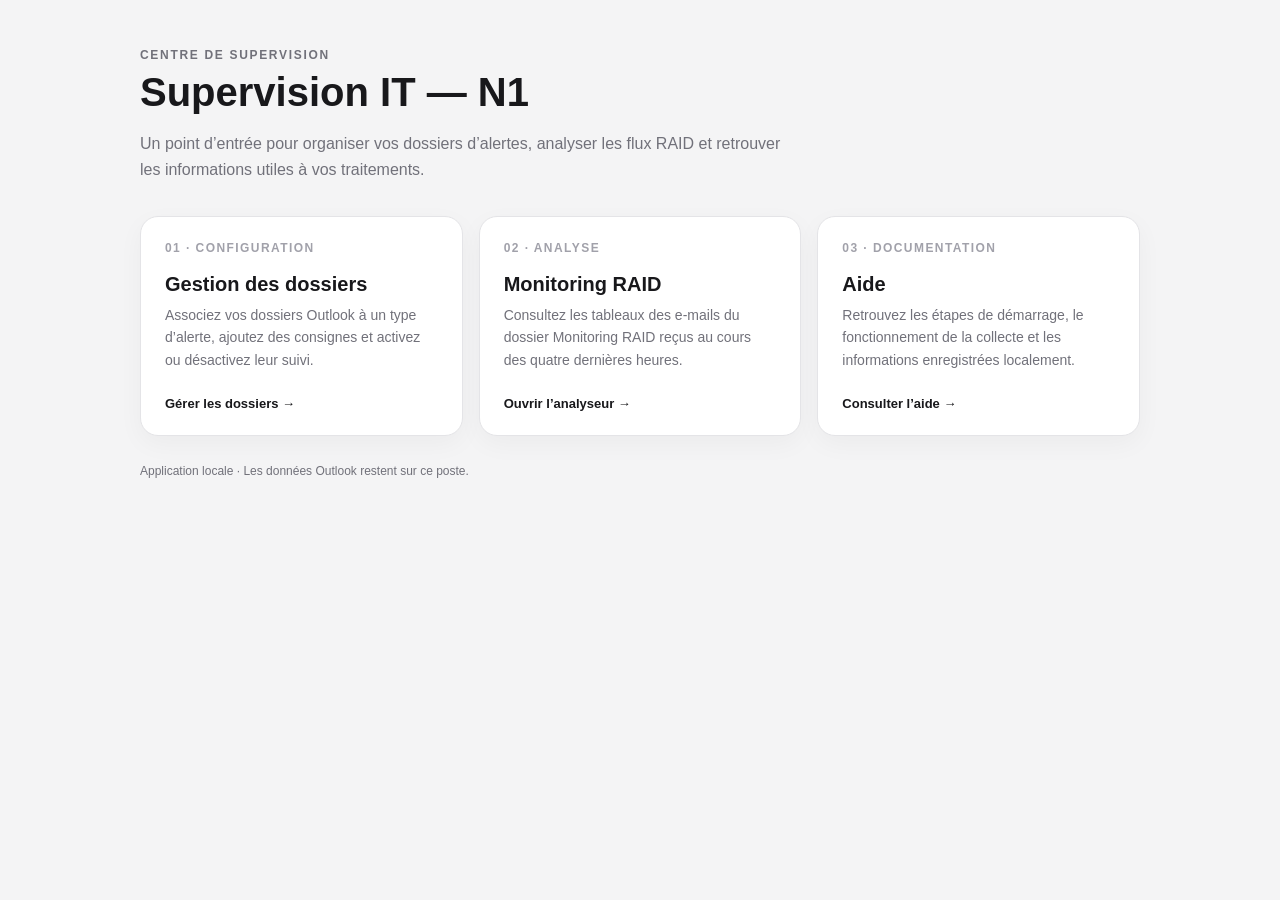
<file: index.html>
<!DOCTYPE html>
<html lang="fr">
<head>
  <meta charset="UTF-8">
  <meta name="viewport" content="width=device-width, initial-scale=1.0">
  <title>Supervision IT — Accueil</title>
  <style>
    :root {
      color-scheme: light;
      font-family: "Segoe UI", Arial, sans-serif;
      color: #18181b;
      background: #f4f4f5;
    }

    * { box-sizing: border-box; }
    body { margin: 0; min-height: 100vh; padding: 48px 20px; }
    main { width: min(100%, 1000px); margin: 0 auto; }
    .eyebrow { margin: 0 0 8px; color: #71717a; font-size: 12px; font-weight: 700; letter-spacing: .14em; text-transform: uppercase; }
    h1 { margin: 0; font-size: clamp(28px, 5vw, 40px); }
    header p:last-child { max-width: 650px; color: #71717a; line-height: 1.65; }
    .tools { display: grid; grid-template-columns: repeat(auto-fit, minmax(250px, 1fr)); gap: 16px; margin-top: 32px; }
    .tool {
      display: flex;
      min-height: 220px;
      flex-direction: column;
      padding: 24px;
      border: 1px solid #e4e4e7;
      border-radius: 18px;
      background: #fff;
      box-shadow: 0 8px 26px rgb(24 24 27 / 4%);
      color: inherit;
      text-decoration: none;
      transition: transform .15s ease, box-shadow .15s ease;
    }
    .tool:hover { transform: translateY(-2px); box-shadow: 0 14px 32px rgb(24 24 27 / 9%); }
    .tool:focus-visible { outline: 3px solid #71717a; outline-offset: 3px; }
    .tool-number { color: #a1a1aa; font-size: 12px; font-weight: 700; letter-spacing: .12em; }
    h2 { margin: 18px 0 8px; font-size: 20px; }
    .tool p { margin: 0; color: #71717a; font-size: 14px; line-height: 1.6; }
    .tool-action { margin-top: auto; padding-top: 24px; font-size: 13px; font-weight: 700; }
    footer { margin-top: 28px; color: #71717a; font-size: 12px; }
    @media (max-width: 560px) { body { padding: 32px 16px; } .tool { min-height: 190px; } }
  </style>
</head>
<body>
  <main>
    <header>
      <p class="eyebrow">Centre de supervision</p>
      <h1>Supervision IT — N1</h1>
      <p>Un point d’entrée pour organiser vos dossiers d’alertes, analyser les flux RAID et retrouver les informations utiles à vos traitements.</p>
    </header>

    <nav class="tools" aria-label="Outils de supervision">
      <a class="tool" href="/folders.html">
        <span class="tool-number">01 · CONFIGURATION</span>
        <h2>Gestion des dossiers</h2>
        <p>Associez vos dossiers Outlook à un type d’alerte, ajoutez des consignes et activez ou désactivez leur suivi.</p>
        <span class="tool-action">Gérer les dossiers →</span>
      </a>
      <a class="tool" href="/dashboard.html">
        <span class="tool-number">02 · ANALYSE</span>
        <h2>Monitoring RAID</h2>
        <p>Consultez les tableaux des e-mails du dossier Monitoring RAID reçus au cours des quatre dernières heures.</p>
        <span class="tool-action">Ouvrir l’analyseur →</span>
      </a>
      <a class="tool" href="/help.html">
        <span class="tool-number">03 · DOCUMENTATION</span>
        <h2>Aide</h2>
        <p>Retrouvez les étapes de démarrage, le fonctionnement de la collecte et les informations enregistrées localement.</p>
        <span class="tool-action">Consulter l’aide →</span>
      </a>
    </nav>
    <footer>Application locale · Les données Outlook restent sur ce poste.</footer>
  </main>
</body>
</html>
</file>
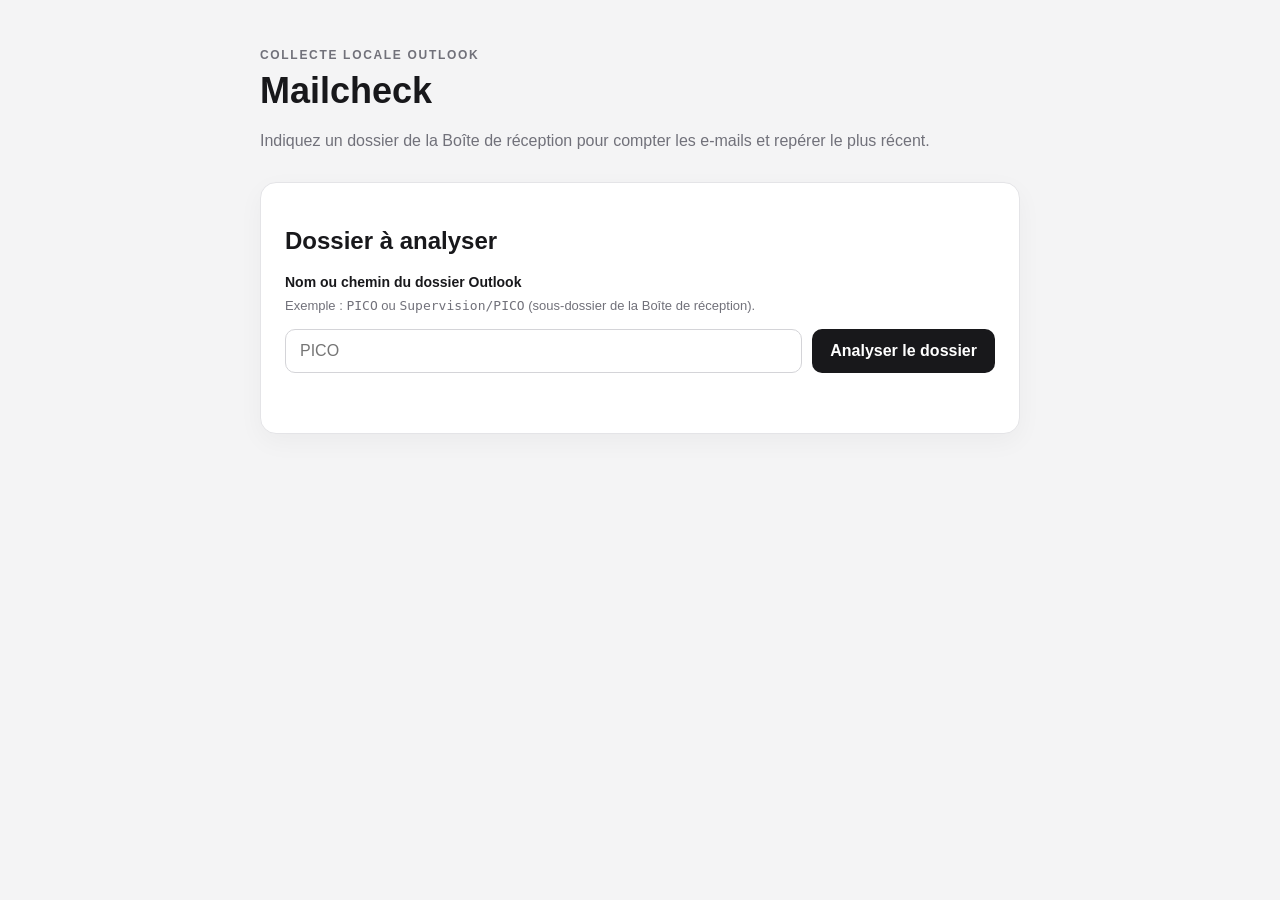
<file: mailcheck/index.html>
<!DOCTYPE html>
<html lang="fr">
<head>
  <meta charset="UTF-8">
  <meta name="viewport" content="width=device-width, initial-scale=1.0">
  <title>Mailcheck — Outlook</title>
  <style>
    :root {
      color-scheme: light;
      font-family: "Segoe UI", Arial, sans-serif;
      color: #18181b;
      background: #f4f4f5;
    }

    * { box-sizing: border-box; }

    body {
      margin: 0;
      min-height: 100vh;
      padding: 48px 20px;
    }

    main {
      width: min(100%, 760px);
      margin: 0 auto;
    }

    header { margin-bottom: 28px; }

    .eyebrow {
      margin: 0 0 8px;
      color: #71717a;
      font-size: 12px;
      font-weight: 700;
      letter-spacing: .14em;
      text-transform: uppercase;
    }

    h1 { margin: 0; font-size: clamp(26px, 5vw, 36px); }
    header p:last-child { color: #71717a; line-height: 1.6; }

    .panel, .result-card {
      border: 1px solid #e4e4e7;
      border-radius: 16px;
      background: #fff;
      box-shadow: 0 8px 26px rgb(24 24 27 / 4%);
    }

    .panel { padding: 24px; }
    label { display: block; margin-bottom: 8px; font-size: 14px; font-weight: 600; }
    .hint { margin: 0 0 16px; color: #71717a; font-size: 13px; }

    .form-row { display: flex; gap: 10px; }

    input {
      min-width: 0;
      flex: 1;
      padding: 12px 14px;
      border: 1px solid #d4d4d8;
      border-radius: 10px;
      color: #18181b;
      font: inherit;
    }

    input:focus { outline: 3px solid rgb(24 24 27 / 10%); border-color: #71717a; }

    button {
      padding: 12px 18px;
      border: 0;
      border-radius: 10px;
      background: #18181b;
      color: #fff;
      font: inherit;
      font-weight: 600;
      cursor: pointer;
    }

    button:hover { background: #3f3f46; }
    button:disabled { cursor: wait; opacity: .6; }

    #status { min-height: 20px; margin: 16px 0 0; color: #52525b; font-size: 14px; }
    #status.error { color: #27272a; }
    #result { margin-top: 20px; }
    #result[hidden] { display: none; }

    .result-grid { display: grid; grid-template-columns: repeat(2, minmax(0, 1fr)); gap: 12px; }
    .result-card { padding: 18px; }
    .result-label { margin: 0 0 8px; color: #71717a; font-size: 13px; }
    .result-value { margin: 0; font-size: 24px; font-weight: 700; overflow-wrap: anywhere; }
    .latest-details { margin: 16px 0 0; line-height: 1.6; }
    .saved-file { margin-top: 16px; color: #71717a; font-size: 12px; overflow-wrap: anywhere; }

    @media (max-width: 560px) {
      body { padding: 30px 16px; }
      .form-row { flex-direction: column; }
      button { width: 100%; }
      .result-grid { grid-template-columns: 1fr; }
    }
  </style>
</head>
<body>
  <main>
    <header>
      <p class="eyebrow">Collecte locale Outlook</p>
      <h1>Mailcheck</h1>
      <p>Indiquez un dossier de la Boîte de réception pour compter les e-mails et repérer le plus récent.</p>
    </header>

    <section class="panel" aria-labelledby="form-title">
      <h2 id="form-title">Dossier à analyser</h2>
      <form id="checkForm">
        <label for="folder">Nom ou chemin du dossier Outlook</label>
        <p class="hint">Exemple : <code>PICO</code> ou <code>Supervision/PICO</code> (sous-dossier de la Boîte de réception).</p>
        <div class="form-row">
          <input id="folder" name="folder" type="text" placeholder="PICO" autocomplete="off" required>
          <button id="submitButton" type="submit">Analyser le dossier</button>
        </div>
      </form>
      <p id="status" role="status" aria-live="polite"></p>
    </section>

    <section id="result" aria-live="polite" hidden>
      <div class="result-grid">
        <article class="result-card">
          <p class="result-label">Nombre d’e-mails</p>
          <p id="emailCount" class="result-value">0</p>
        </article>
        <article class="result-card">
          <p class="result-label">Dernier reçu</p>
          <p id="latestDate" class="result-value">—</p>
        </article>
      </div>
      <p id="latestDetails" class="latest-details"></p>
      <p id="savedFile" class="saved-file"></p>
    </section>
  </main>

  <script>
    const form = document.getElementById('checkForm');
    const button = document.getElementById('submitButton');
    const status = document.getElementById('status');
    const result = document.getElementById('result');

    form.addEventListener('submit', async (event) => {
      event.preventDefault();
      status.classList.remove('error');
      status.textContent = 'Connexion à Outlook et lecture du dossier…';
      result.hidden = true;
      button.disabled = true;

      try {
        const response = await fetch('/api/check', {
          method: 'POST',
          headers: { 'Content-Type': 'application/json' },
          body: JSON.stringify({ folder: document.getElementById('folder').value.trim() })
        });
        const data = await response.json();
        if (!response.ok) throw new Error(data.error || 'La collecte a échoué.');

        document.getElementById('emailCount').textContent = data.count;
        if (data.latest_email) {
          document.getElementById('latestDate').textContent = data.latest_email.received_at;
          document.getElementById('latestDetails').textContent =
            `Sujet : ${data.latest_email.subject || '(sans sujet)'} · Expéditeur : ${data.latest_email.sender || '(inconnu)'}`;
        } else {
          document.getElementById('latestDate').textContent = 'Aucun e-mail';
          document.getElementById('latestDetails').textContent = 'Ce dossier ne contient aucun e-mail.';
        }
        document.getElementById('savedFile').textContent = `Collecte enregistrée localement : ${data.file}`;
        status.textContent = `Dossier analysé : ${data.folder}`;
        result.hidden = false;
      } catch (error) {
        status.classList.add('error');
        status.textContent = error.message || 'Impossible de contacter le serveur local.';
      } finally {
        button.disabled = false;
      }
    });
  </script>
</body>
</html>
</file>
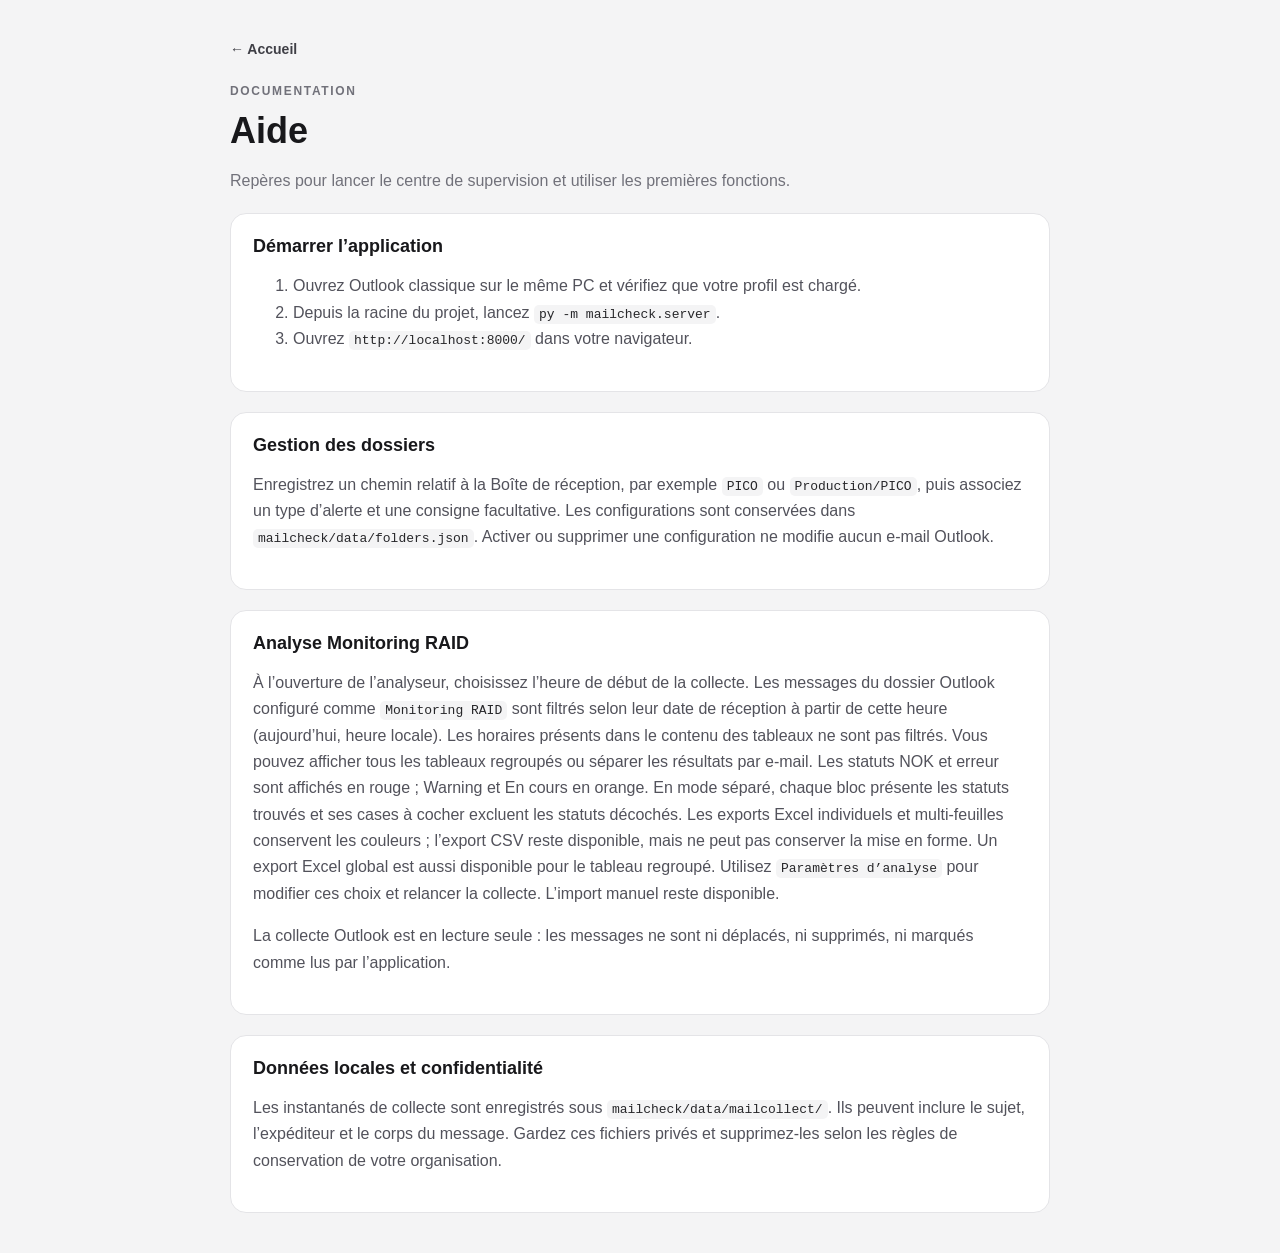
<file: mailcheck/help.html>
<!DOCTYPE html>
<html lang="fr">
<head>
  <meta charset="UTF-8">
  <meta name="viewport" content="width=device-width, initial-scale=1.0">
  <title>Aide — Supervision IT</title>
  <style>
    :root { color-scheme: light; font-family: "Segoe UI", Arial, sans-serif; color: #18181b; background: #f4f4f5; }
    * { box-sizing: border-box; }
    body { margin: 0; min-height: 100vh; padding: 40px 20px; }
    main { width: min(100%, 820px); margin: 0 auto; }
    nav { margin-bottom: 24px; }
    a { color: #3f3f46; font-size: 14px; font-weight: 600; text-decoration: none; }
    a:hover { text-decoration: underline; }
    .eyebrow { margin: 0 0 8px; color: #71717a; font-size: 12px; font-weight: 700; letter-spacing: .14em; text-transform: uppercase; }
    h1 { margin: 0; font-size: clamp(26px, 5vw, 36px); }
    header > p:last-child { color: #71717a; line-height: 1.6; }
    section { margin-top: 20px; padding: 22px; border: 1px solid #e4e4e7; border-radius: 16px; background: #fff; }
    h2 { margin-top: 0; font-size: 18px; }
    li, p { color: #52525b; line-height: 1.65; }
    code { padding: 2px 5px; border-radius: 5px; background: #f4f4f5; color: #27272a; }
    @media (max-width: 560px) { body { padding: 28px 16px; } }
  </style>
</head>
<body>
  <main>
    <nav><a href="/">← Accueil</a></nav>
    <header>
      <p class="eyebrow">Documentation</p>
      <h1>Aide</h1>
      <p>Repères pour lancer le centre de supervision et utiliser les premières fonctions.</p>
    </header>

    <section>
      <h2>Démarrer l’application</h2>
      <ol>
        <li>Ouvrez Outlook classique sur le même PC et vérifiez que votre profil est chargé.</li>
        <li>Depuis la racine du projet, lancez <code>py -m mailcheck.server</code>.</li>
        <li>Ouvrez <code>http://localhost:8000/</code> dans votre navigateur.</li>
      </ol>
    </section>

    <section>
      <h2>Gestion des dossiers</h2>
      <p>Enregistrez un chemin relatif à la Boîte de réception, par exemple <code>PICO</code> ou <code>Production/PICO</code>, puis associez un type d’alerte et une consigne facultative. Les configurations sont conservées dans <code>mailcheck/data/folders.json</code>. Activer ou supprimer une configuration ne modifie aucun e-mail Outlook.</p>
    </section>

    <section>
      <h2>Analyse Monitoring RAID</h2>
      <p>À l’ouverture de l’analyseur, choisissez l’heure de début de la collecte. Les messages du dossier Outlook configuré comme <code>Monitoring RAID</code> sont filtrés selon leur date de réception à partir de cette heure (aujourd’hui, heure locale). Les horaires présents dans le contenu des tableaux ne sont pas filtrés. Vous pouvez afficher tous les tableaux regroupés ou séparer les résultats par e-mail. Les statuts NOK et erreur sont affichés en rouge ; Warning et En cours en orange. En mode séparé, chaque bloc présente les statuts trouvés et ses cases à cocher excluent les statuts décochés. Les exports Excel individuels et multi-feuilles conservent les couleurs ; l’export CSV reste disponible, mais ne peut pas conserver la mise en forme. Un export Excel global est aussi disponible pour le tableau regroupé. Utilisez <code>Paramètres d’analyse</code> pour modifier ces choix et relancer la collecte. L’import manuel reste disponible.</p>
      <p>La collecte Outlook est en lecture seule : les messages ne sont ni déplacés, ni supprimés, ni marqués comme lus par l’application.</p>
    </section>

    <section>
      <h2>Données locales et confidentialité</h2>
      <p>Les instantanés de collecte sont enregistrés sous <code>mailcheck/data/mailcollect/</code>. Ils peuvent inclure le sujet, l’expéditeur et le corps du message. Gardez ces fichiers privés et supprimez-les selon les règles de conservation de votre organisation.</p>
    </section>
  </main>
</body>
</html>
</file>
